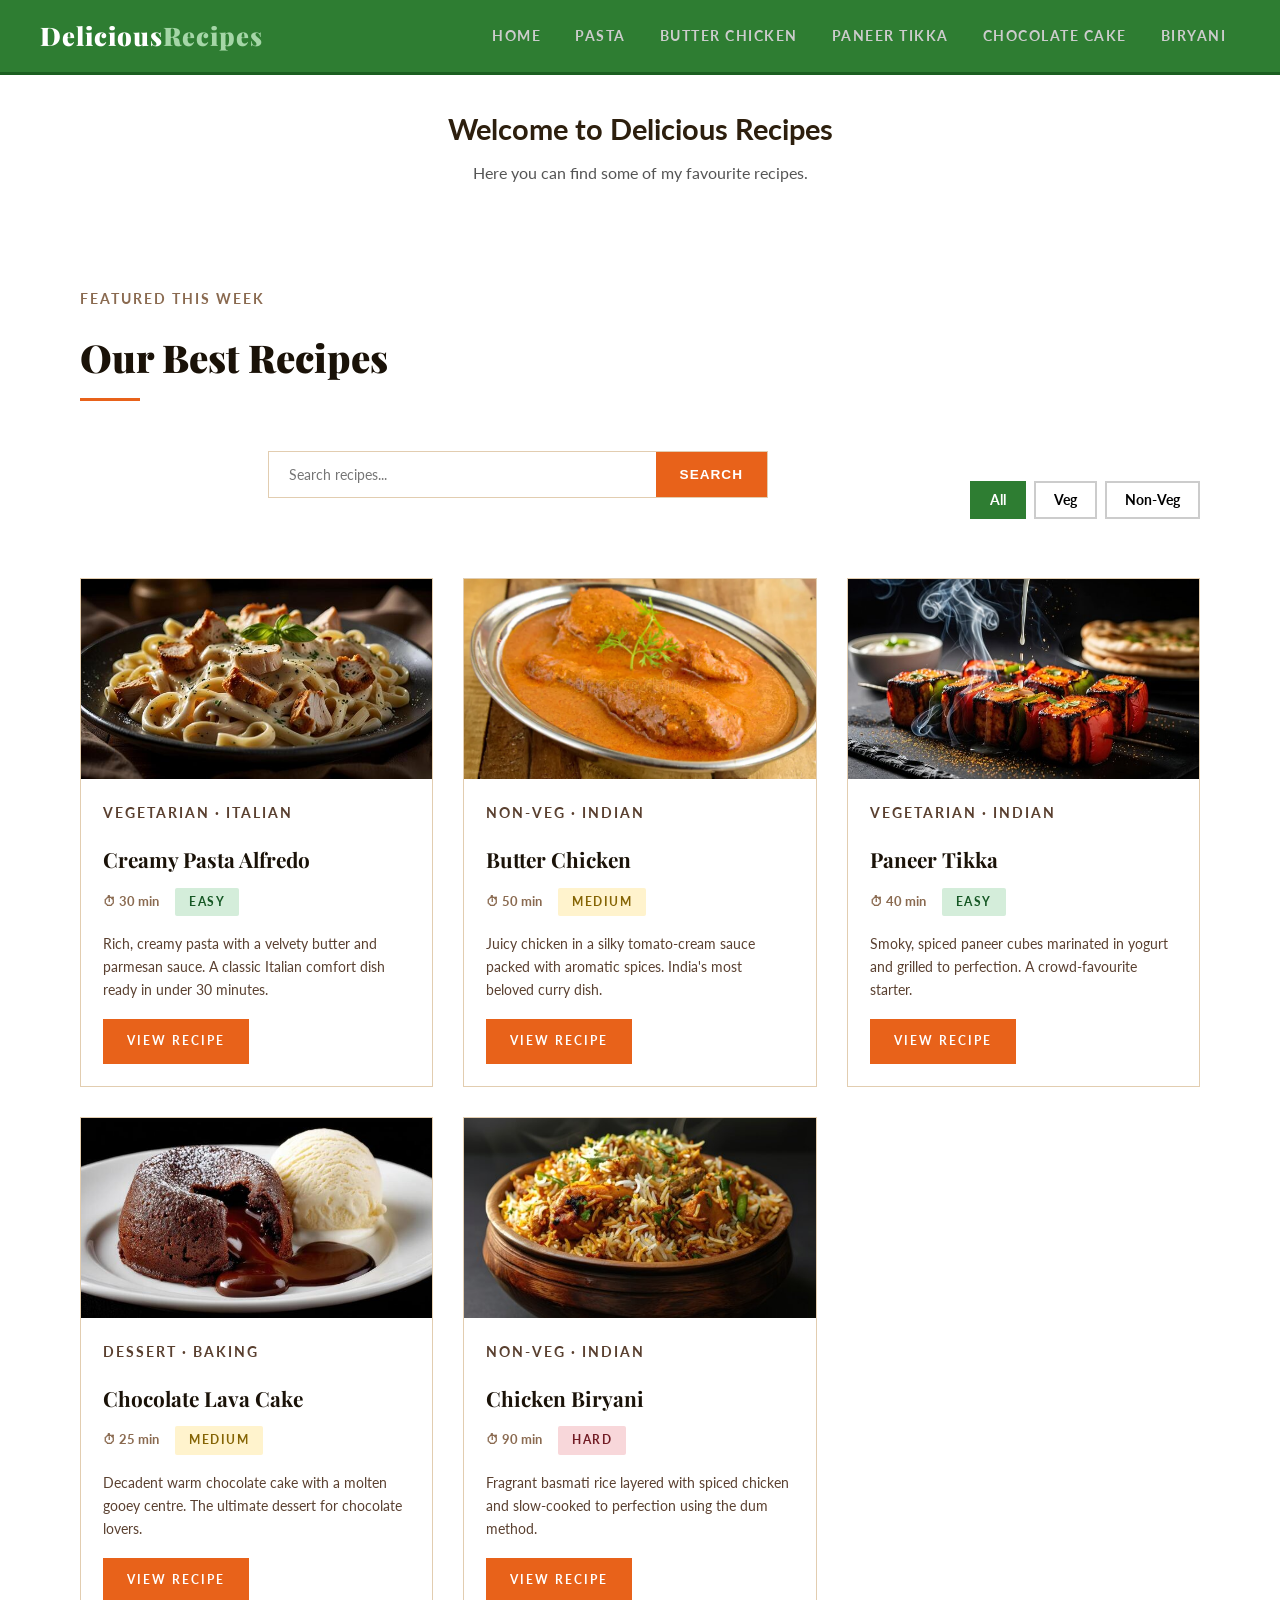
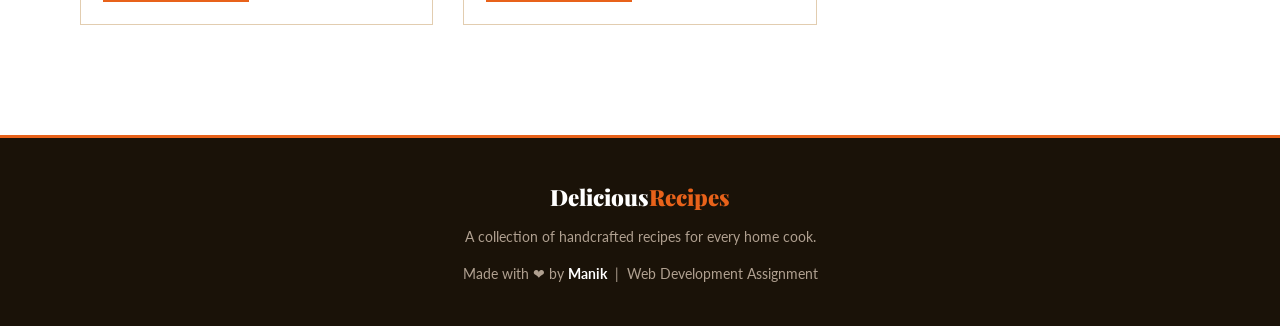
<file: index.html>
<!DOCTYPE html>
<html lang="en">
<head>
    <meta charset="UTF-8">
    <meta name="viewport" content="width=device-width, initial-scale=1.0">
    <title>Delicious Recipes</title>
    <link rel="stylesheet" href="css/styles.css">
</head>
<body>

<nav>
    <a href="index.html" class="nav-logo">Delicious<span>Recipes</span></a>
    <ul class="nav-links">
        <li><a href="index.html">Home</a></li>
        <li><a href="recipe1.html">Pasta</a></li>
        <li><a href="recipe2.html">Butter Chicken</a></li>
        <li><a href="recipe3.html">Paneer Tikka</a></li>
        <li><a href="recipe4.html">Chocolate Cake</a></li>
        <li><a href="recipe5.html">Biryani</a></li>
    </ul>
</nav>







<h2 style="text-align:center; margin: 30px 0 6px; font-size:1.8rem;">Welcome to Delicious Recipes</h2>
<p style="text-align:center; margin-bottom:30px; color:#555;">Here you can find some of my favourite recipes.</p>

<div class="section" id="recipes">
    <p class="section-subtitle">Featured This Week</p>
    <h2 class="section-title">Our Best Recipes</h2>
    <div class="section-line"></div>

    <div class="filter-bar">
        <div class="search-bar-wrap">
            <input type="text" placeholder="Search recipes...">
            <button type="button">Search</button>
        </div>
        <div class="filter-btns">
            <button class="filter-btn active">All</button>
            <button class="filter-btn">Veg</button>
            <button class="filter-btn">Non-Veg</button>
        </div>
    </div>

    <div class="cards-grid">

        <div class="card">
            <img src="images/pasta.jpg" alt="Creamy Pasta Alfredo" class="card-img">
            <div class="card-body">
                <p class="card-tag">Vegetarian · Italian</p>
                <h3 class="card-title">Creamy Pasta Alfredo</h3>
                <div class="card-meta">
                    <span>⏱ 30 min</span>
                    <span><span class="difficulty-badge easy">Easy</span></span>
                </div>
                <p>Rich, creamy pasta with a velvety butter and parmesan sauce. A classic Italian comfort dish ready in under 30 minutes.</p>
                <a href="recipe1.html" class="btn">View Recipe</a>
            </div>
        </div>

        <div class="card">
            <img src="images/butter-c.jpg" alt="Butter Chicken" class="card-img">
            <div class="card-body">
                <p class="card-tag">Non-Veg · Indian</p>
                <h3 class="card-title">Butter Chicken</h3>
                <div class="card-meta">
                    <span>⏱ 50 min</span>
                    <span><span class="difficulty-badge medium">Medium</span></span>
                </div>
                <p>Juicy chicken in a silky tomato-cream sauce packed with aromatic spices. India's most beloved curry dish.</p>
                <a href="recipe2.html" class="btn">View Recipe</a>
            </div>
        </div>

        <div class="card">
            <img src="images/paneertikka.jpg" alt="Paneer Tikka" class="card-img">
            <div class="card-body">
                <p class="card-tag">Vegetarian · Indian</p>
                <h3 class="card-title">Paneer Tikka</h3>
                <div class="card-meta">
                    <span>⏱ 40 min</span>
                    <span><span class="difficulty-badge easy">Easy</span></span>
                </div>
                <p>Smoky, spiced paneer cubes marinated in yogurt and grilled to perfection. A crowd-favourite starter.</p>
                <a href="recipe3.html" class="btn">View Recipe</a>
            </div>
        </div>

        <div class="card">
            <img src="images/chocolava.jpg" alt="Chocolate Lava Cake" class="card-img">
            <div class="card-body">
                <p class="card-tag">Dessert · Baking</p>
                <h3 class="card-title">Chocolate Lava Cake</h3>
                <div class="card-meta">
                    <span>⏱ 25 min</span>
                    <span><span class="difficulty-badge medium">Medium</span></span>
                </div>
                <p>Decadent warm chocolate cake with a molten gooey centre. The ultimate dessert for chocolate lovers.</p>
                <a href="recipe4.html" class="btn">View Recipe</a>
            </div>
        </div>

        <div class="card">
            <img src="images/biryani.jpg" alt="Chicken Biryani" class="card-img">
            <div class="card-body">
                <p class="card-tag">Non-Veg · Indian</p>
                <h3 class="card-title">Chicken Biryani</h3>
                <div class="card-meta">
                    <span>⏱ 90 min</span>
                    <span><span class="difficulty-badge hard">Hard</span></span>
                </div>
                <p>Fragrant basmati rice layered with spiced chicken and slow-cooked to perfection using the dum method.</p>
                <a href="recipe5.html" class="btn">View Recipe</a>
            </div>
        </div>



    </div>
</div>

<footer>
    <div class="footer-logo">Delicious<span>Recipes</span></div>
    <p>A collection of handcrafted recipes for every home cook.</p>
    <p style="margin-top:14px;">Made with ❤ by <strong style="color:var(--cream);">Manik</strong> &nbsp;|&nbsp; Web Development Assignment</p>
</footer>

</body>
</html>
</file>
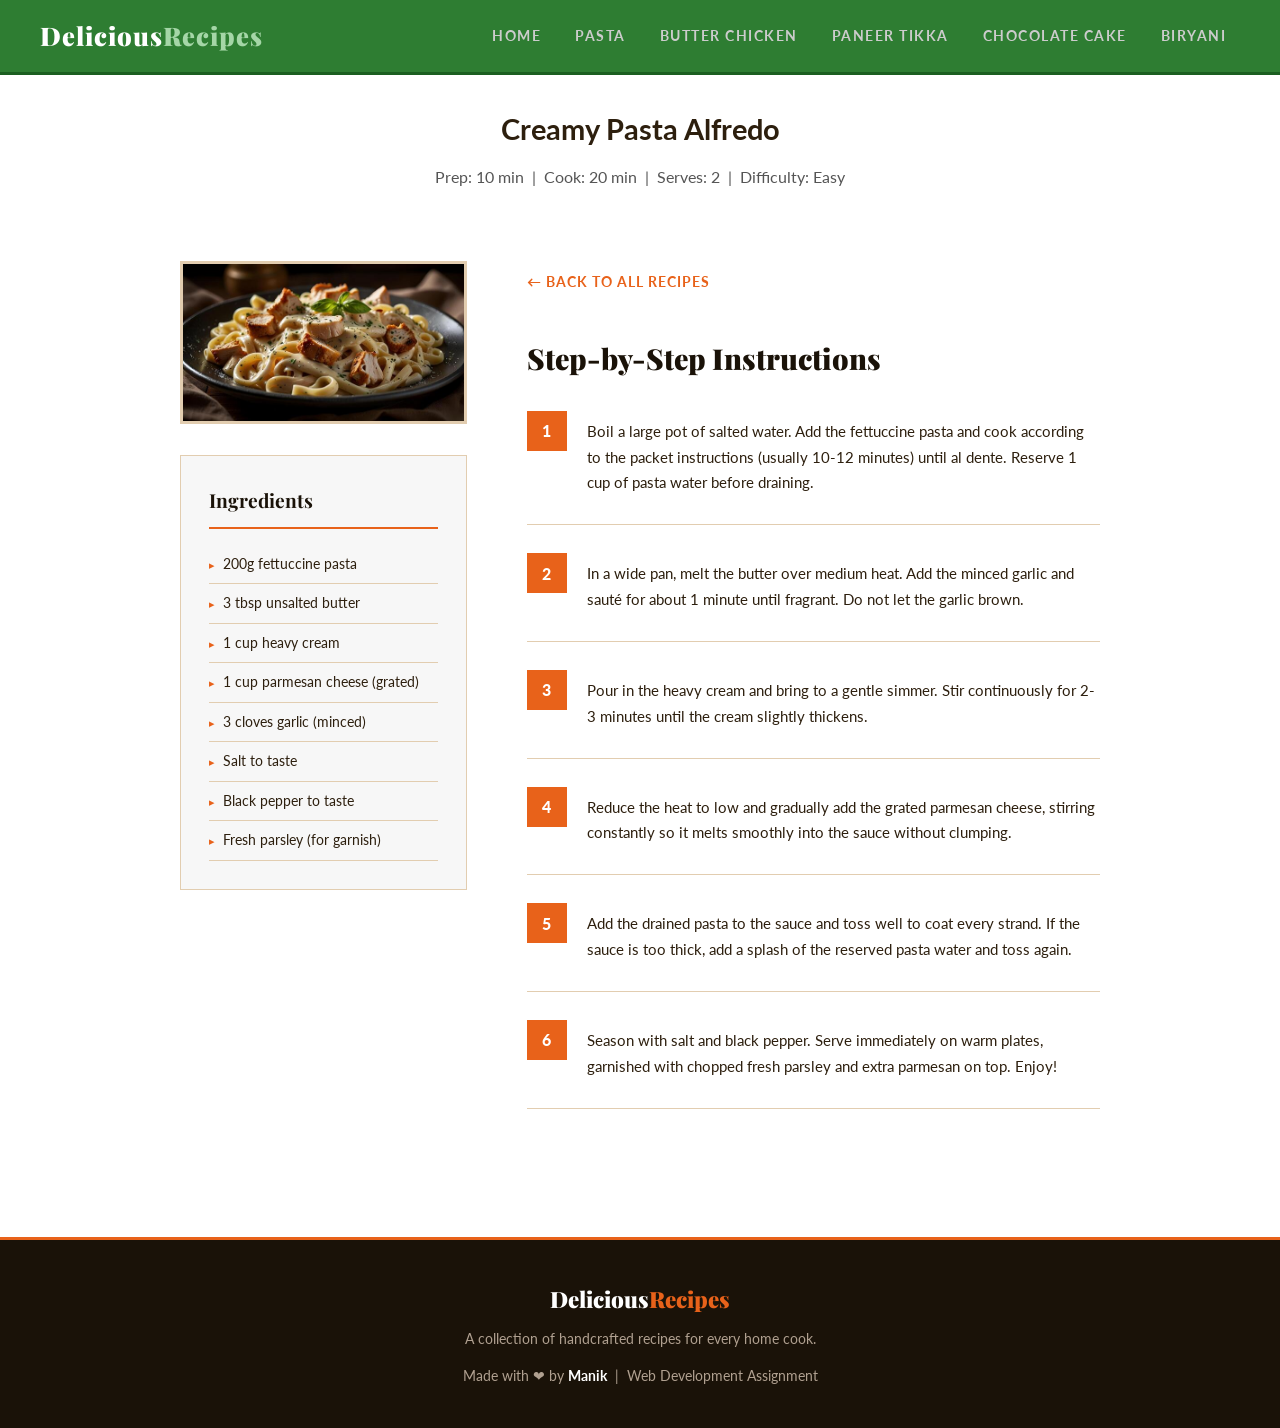
<file: recipe1.html>
<!DOCTYPE html>
<html lang="en">
<head>
    <meta charset="UTF-8">
    <meta name="viewport" content="width=device-width, initial-scale=1.0">
    <title>Creamy Pasta Alfredo - Delicious Recipes</title>
    <link rel="stylesheet" href="css/styles.css">
</head>
<body>

<nav>
    <a href="index.html" class="nav-logo">Delicious<span>Recipes</span></a>
    <ul class="nav-links">
        <li><a href="index.html">Home</a></li>
        <li><a href="recipe1.html">Pasta</a></li>
        <li><a href="recipe2.html">Butter Chicken</a></li>
        <li><a href="recipe3.html">Paneer Tikka</a></li>
        <li><a href="recipe4.html">Chocolate Cake</a></li>
        <li><a href="recipe5.html">Biryani</a></li>
    </ul>
</nav>

<h2 style="text-align:center; margin: 30px 0 10px; font-size:1.8rem;">Creamy Pasta Alfredo</h2>
<p style="text-align:center; margin-bottom:10px; color:#555;">Prep: 10 min &nbsp;|&nbsp; Cook: 20 min &nbsp;|&nbsp; Serves: 2 &nbsp;|&nbsp; Difficulty: Easy</p>

<div class="recipe-body">
    <div>
        <img src="images/pasta.jpg" alt="Creamy Pasta Alfredo" class="recipe-dish-img">
        <div class="ingredients-box">
            <h3>Ingredients</h3>
            <ul>
                <li>200g fettuccine pasta</li>
                <li>3 tbsp unsalted butter</li>
                <li>1 cup heavy cream</li>
                <li>1 cup parmesan cheese (grated)</li>
                <li>3 cloves garlic (minced)</li>
                <li>Salt to taste</li>
                <li>Black pepper to taste</li>
                <li>Fresh parsley (for garnish)</li>
            </ul>
        </div>
    </div>

    <div class="instructions">
        <a href="index.html" class="back-link">← Back to All Recipes</a>
        <h2>Step-by-Step Instructions</h2>

        <div class="step">
            <div class="step-num">1</div>
            <p class="step-text">Boil a large pot of salted water. Add the fettuccine pasta and cook according to the packet instructions (usually 10-12 minutes) until al dente. Reserve 1 cup of pasta water before draining.</p>
        </div>

        <div class="step">
            <div class="step-num">2</div>
            <p class="step-text">In a wide pan, melt the butter over medium heat. Add the minced garlic and sauté for about 1 minute until fragrant. Do not let the garlic brown.</p>
        </div>

        <div class="step">
            <div class="step-num">3</div>
            <p class="step-text">Pour in the heavy cream and bring to a gentle simmer. Stir continuously for 2-3 minutes until the cream slightly thickens.</p>
        </div>

        <div class="step">
            <div class="step-num">4</div>
            <p class="step-text">Reduce the heat to low and gradually add the grated parmesan cheese, stirring constantly so it melts smoothly into the sauce without clumping.</p>
        </div>

        <div class="step">
            <div class="step-num">5</div>
            <p class="step-text">Add the drained pasta to the sauce and toss well to coat every strand. If the sauce is too thick, add a splash of the reserved pasta water and toss again.</p>
        </div>

        <div class="step">
            <div class="step-num">6</div>
            <p class="step-text">Season with salt and black pepper. Serve immediately on warm plates, garnished with chopped fresh parsley and extra parmesan on top. Enjoy!</p>
        </div>
    </div>
</div>

<footer>
    <div class="footer-logo">Delicious<span>Recipes</span></div>
    <p>A collection of handcrafted recipes for every home cook.</p>
    <p style="margin-top:14px;">Made with ❤ by <strong style="color:var(--cream);">Manik</strong> &nbsp;|&nbsp; Web Development Assignment</p>
</footer>

</body>
</html>
</file>
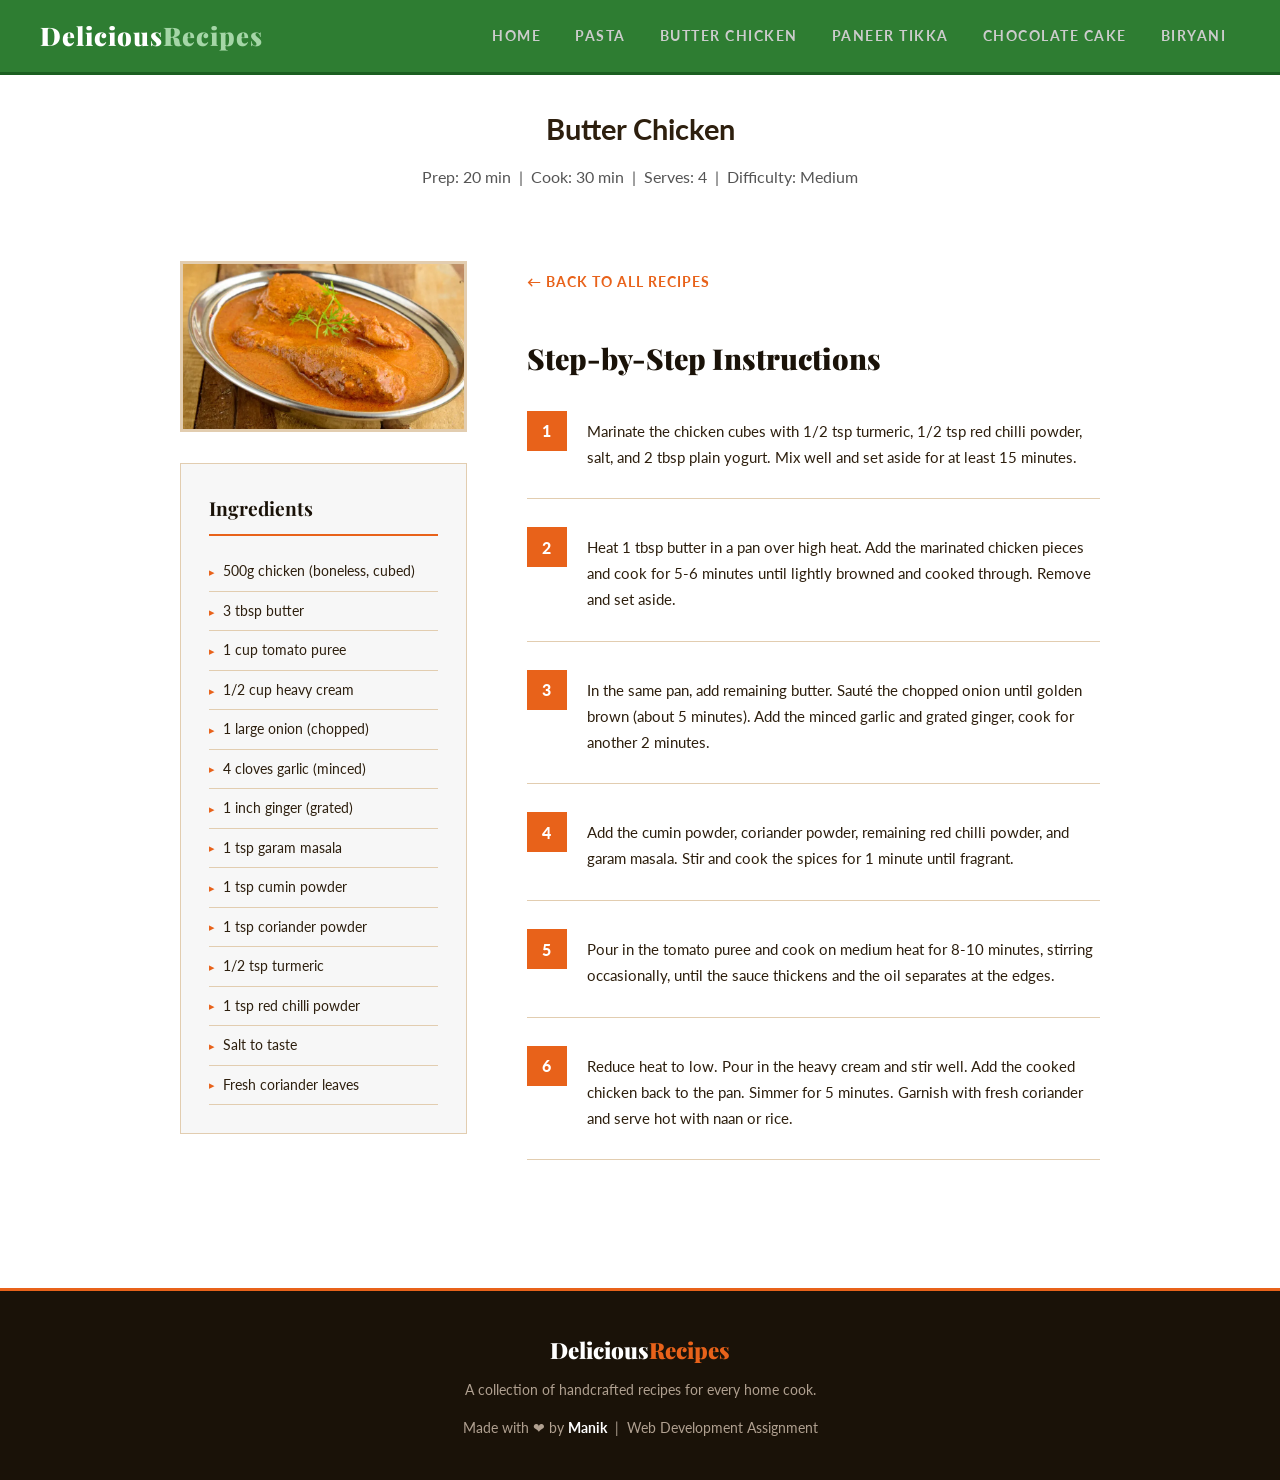
<file: recipe2.html>
<!DOCTYPE html>
<html lang="en">
<head>
    <meta charset="UTF-8">
    <meta name="viewport" content="width=device-width, initial-scale=1.0">
    <title>Butter Chicken - Delicious Recipes</title>
    <link rel="stylesheet" href="css/styles.css">
</head>
<body>

<nav>
    <a href="index.html" class="nav-logo">Delicious<span>Recipes</span></a>
    <ul class="nav-links">
        <li><a href="index.html">Home</a></li>
        <li><a href="recipe1.html">Pasta</a></li>
        <li><a href="recipe2.html">Butter Chicken</a></li>
        <li><a href="recipe3.html">Paneer Tikka</a></li>
        <li><a href="recipe4.html">Chocolate Cake</a></li>
        <li><a href="recipe5.html">Biryani</a></li>
    </ul>
</nav>

<h2 style="text-align:center; margin: 30px 0 10px; font-size:1.8rem;">Butter Chicken</h2>
<p style="text-align:center; margin-bottom:10px; color:#555;">Prep: 20 min &nbsp;|&nbsp; Cook: 30 min &nbsp;|&nbsp; Serves: 4 &nbsp;|&nbsp; Difficulty: Medium</p>

<div class="recipe-body">
    <div>
        <img src="images/butter-c.jpg" alt="Butter Chicken" class="recipe-dish-img">
        <div class="ingredients-box">
            <h3>Ingredients</h3>
            <ul>
                <li>500g chicken (boneless, cubed)</li>
                <li>3 tbsp butter</li>
                <li>1 cup tomato puree</li>
                <li>1/2 cup heavy cream</li>
                <li>1 large onion (chopped)</li>
                <li>4 cloves garlic (minced)</li>
                <li>1 inch ginger (grated)</li>
                <li>1 tsp garam masala</li>
                <li>1 tsp cumin powder</li>
                <li>1 tsp coriander powder</li>
                <li>1/2 tsp turmeric</li>
                <li>1 tsp red chilli powder</li>
                <li>Salt to taste</li>
                <li>Fresh coriander leaves</li>
            </ul>
        </div>
    </div>

    <div class="instructions">
        <a href="index.html" class="back-link">← Back to All Recipes</a>
        <h2>Step-by-Step Instructions</h2>

        <div class="step">
            <div class="step-num">1</div>
            <p class="step-text">Marinate the chicken cubes with 1/2 tsp turmeric, 1/2 tsp red chilli powder, salt, and 2 tbsp plain yogurt. Mix well and set aside for at least 15 minutes.</p>
        </div>

        <div class="step">
            <div class="step-num">2</div>
            <p class="step-text">Heat 1 tbsp butter in a pan over high heat. Add the marinated chicken pieces and cook for 5-6 minutes until lightly browned and cooked through. Remove and set aside.</p>
        </div>

        <div class="step">
            <div class="step-num">3</div>
            <p class="step-text">In the same pan, add remaining butter. Sauté the chopped onion until golden brown (about 5 minutes). Add the minced garlic and grated ginger, cook for another 2 minutes.</p>
        </div>

        <div class="step">
            <div class="step-num">4</div>
            <p class="step-text">Add the cumin powder, coriander powder, remaining red chilli powder, and garam masala. Stir and cook the spices for 1 minute until fragrant.</p>
        </div>

        <div class="step">
            <div class="step-num">5</div>
            <p class="step-text">Pour in the tomato puree and cook on medium heat for 8-10 minutes, stirring occasionally, until the sauce thickens and the oil separates at the edges.</p>
        </div>

        <div class="step">
            <div class="step-num">6</div>
            <p class="step-text">Reduce heat to low. Pour in the heavy cream and stir well. Add the cooked chicken back to the pan. Simmer for 5 minutes. Garnish with fresh coriander and serve hot with naan or rice.</p>
        </div>
    </div>
</div>

<footer>
    <div class="footer-logo">Delicious<span>Recipes</span></div>
    <p>A collection of handcrafted recipes for every home cook.</p>
    <p style="margin-top:14px;">Made with ❤ by <strong style="color:var(--cream);">Manik</strong> &nbsp;|&nbsp; Web Development Assignment</p>
</footer>

</body>
</html>
</file>
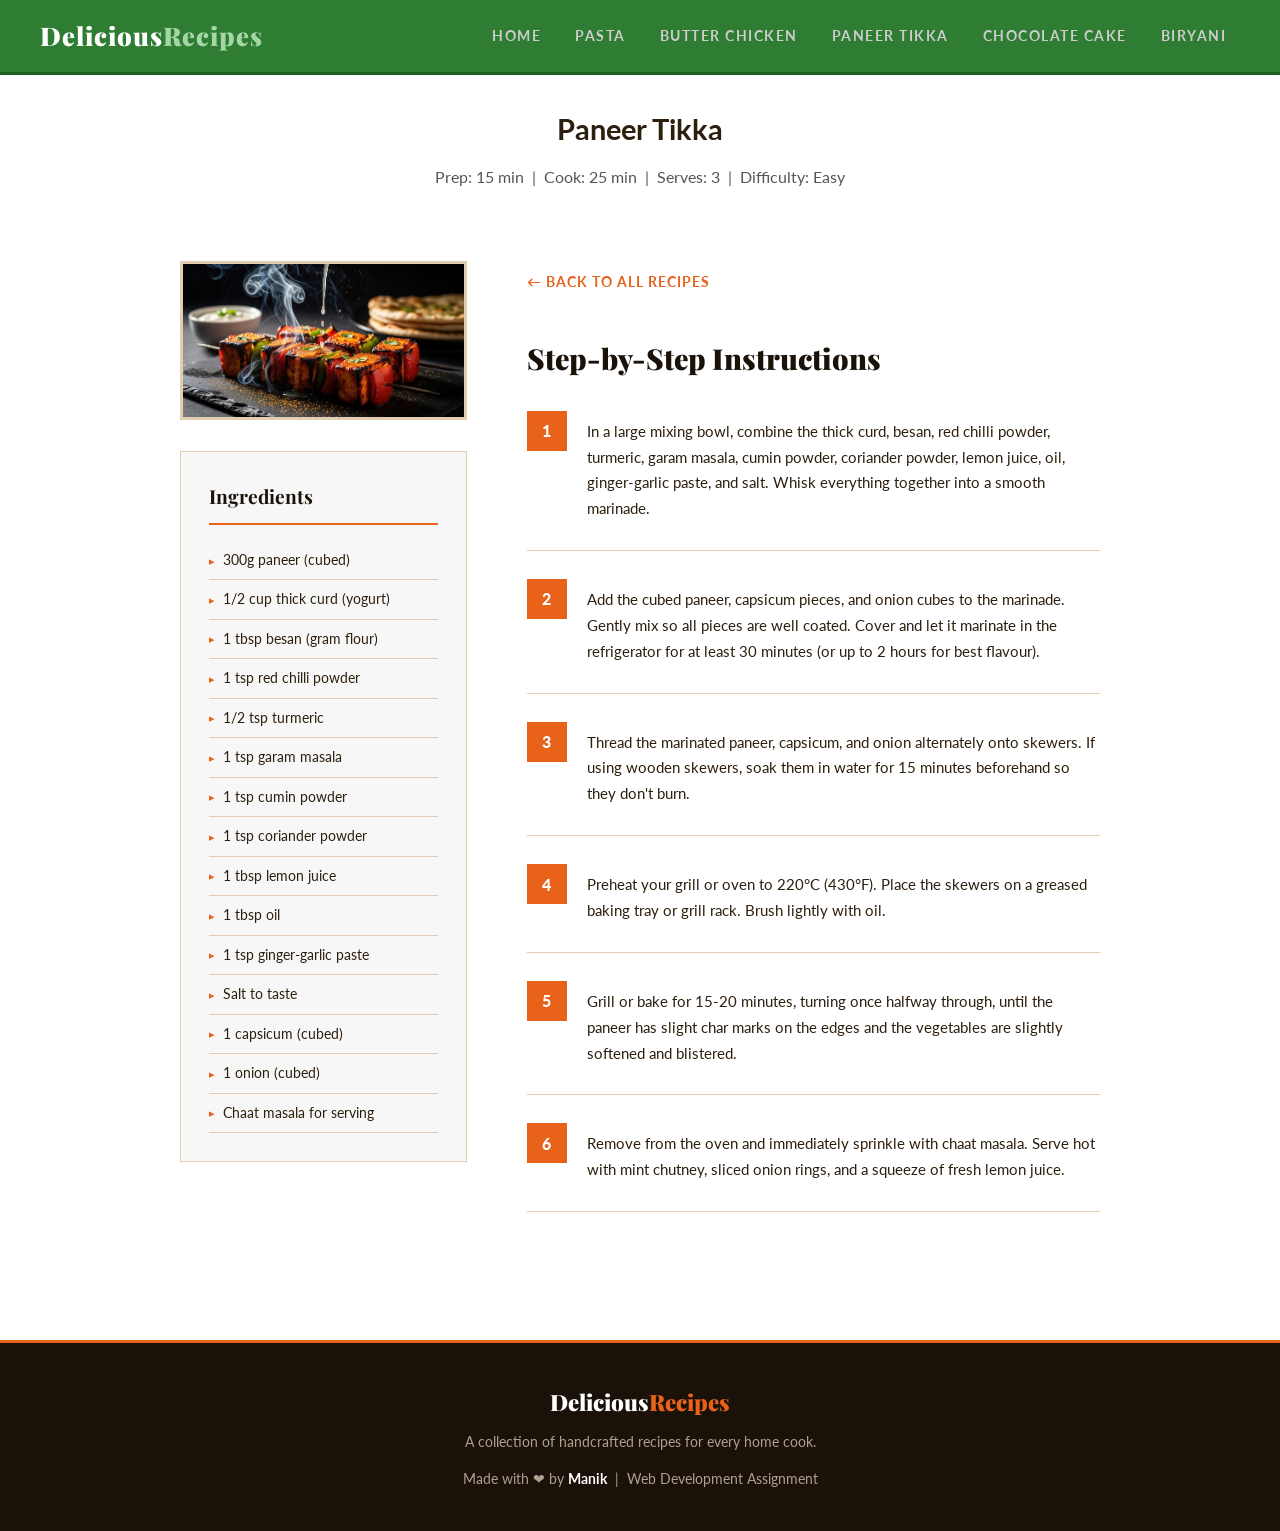
<file: recipe3.html>
<!DOCTYPE html>
<html lang="en">
<head>
    <meta charset="UTF-8">
    <meta name="viewport" content="width=device-width, initial-scale=1.0">
    <title>Paneer Tikka - Delicious Recipes</title>
    <link rel="stylesheet" href="css/styles.css">
</head>
<body>

<nav>
    <a href="index.html" class="nav-logo">Delicious<span>Recipes</span></a>
    <ul class="nav-links">
        <li><a href="index.html">Home</a></li>
        <li><a href="recipe1.html">Pasta</a></li>
        <li><a href="recipe2.html">Butter Chicken</a></li>
        <li><a href="recipe3.html">Paneer Tikka</a></li>
        <li><a href="recipe4.html">Chocolate Cake</a></li>
        <li><a href="recipe5.html">Biryani</a></li>
    </ul>
</nav>

<h2 style="text-align:center; margin: 30px 0 10px; font-size:1.8rem;">Paneer Tikka</h2>
<p style="text-align:center; margin-bottom:10px; color:#555;">Prep: 15 min &nbsp;|&nbsp; Cook: 25 min &nbsp;|&nbsp; Serves: 3 &nbsp;|&nbsp; Difficulty: Easy</p>

<div class="recipe-body">
    <div>
        <img src="images/paneertikka.jpg" alt="Paneer Tikka" class="recipe-dish-img">
        <div class="ingredients-box">
            <h3>Ingredients</h3>
            <ul>
                <li>300g paneer (cubed)</li>
                <li>1/2 cup thick curd (yogurt)</li>
                <li>1 tbsp besan (gram flour)</li>
                <li>1 tsp red chilli powder</li>
                <li>1/2 tsp turmeric</li>
                <li>1 tsp garam masala</li>
                <li>1 tsp cumin powder</li>
                <li>1 tsp coriander powder</li>
                <li>1 tbsp lemon juice</li>
                <li>1 tbsp oil</li>
                <li>1 tsp ginger-garlic paste</li>
                <li>Salt to taste</li>
                <li>1 capsicum (cubed)</li>
                <li>1 onion (cubed)</li>
                <li>Chaat masala for serving</li>
            </ul>
        </div>
    </div>

    <div class="instructions">
        <a href="index.html" class="back-link">← Back to All Recipes</a>
        <h2>Step-by-Step Instructions</h2>

        <div class="step">
            <div class="step-num">1</div>
            <p class="step-text">In a large mixing bowl, combine the thick curd, besan, red chilli powder, turmeric, garam masala, cumin powder, coriander powder, lemon juice, oil, ginger-garlic paste, and salt. Whisk everything together into a smooth marinade.</p>
        </div>

        <div class="step">
            <div class="step-num">2</div>
            <p class="step-text">Add the cubed paneer, capsicum pieces, and onion cubes to the marinade. Gently mix so all pieces are well coated. Cover and let it marinate in the refrigerator for at least 30 minutes (or up to 2 hours for best flavour).</p>
        </div>

        <div class="step">
            <div class="step-num">3</div>
            <p class="step-text">Thread the marinated paneer, capsicum, and onion alternately onto skewers. If using wooden skewers, soak them in water for 15 minutes beforehand so they don't burn.</p>
        </div>

        <div class="step">
            <div class="step-num">4</div>
            <p class="step-text">Preheat your grill or oven to 220°C (430°F). Place the skewers on a greased baking tray or grill rack. Brush lightly with oil.</p>
        </div>

        <div class="step">
            <div class="step-num">5</div>
            <p class="step-text">Grill or bake for 15-20 minutes, turning once halfway through, until the paneer has slight char marks on the edges and the vegetables are slightly softened and blistered.</p>
        </div>

        <div class="step">
            <div class="step-num">6</div>
            <p class="step-text">Remove from the oven and immediately sprinkle with chaat masala. Serve hot with mint chutney, sliced onion rings, and a squeeze of fresh lemon juice.</p>
        </div>
    </div>
</div>

<footer>
    <div class="footer-logo">Delicious<span>Recipes</span></div>
    <p>A collection of handcrafted recipes for every home cook.</p>
    <p style="margin-top:14px;">Made with ❤ by <strong style="color:var(--cream);">Manik</strong> &nbsp;|&nbsp; Web Development Assignment</p>
</footer>

</body>
</html>
</file>
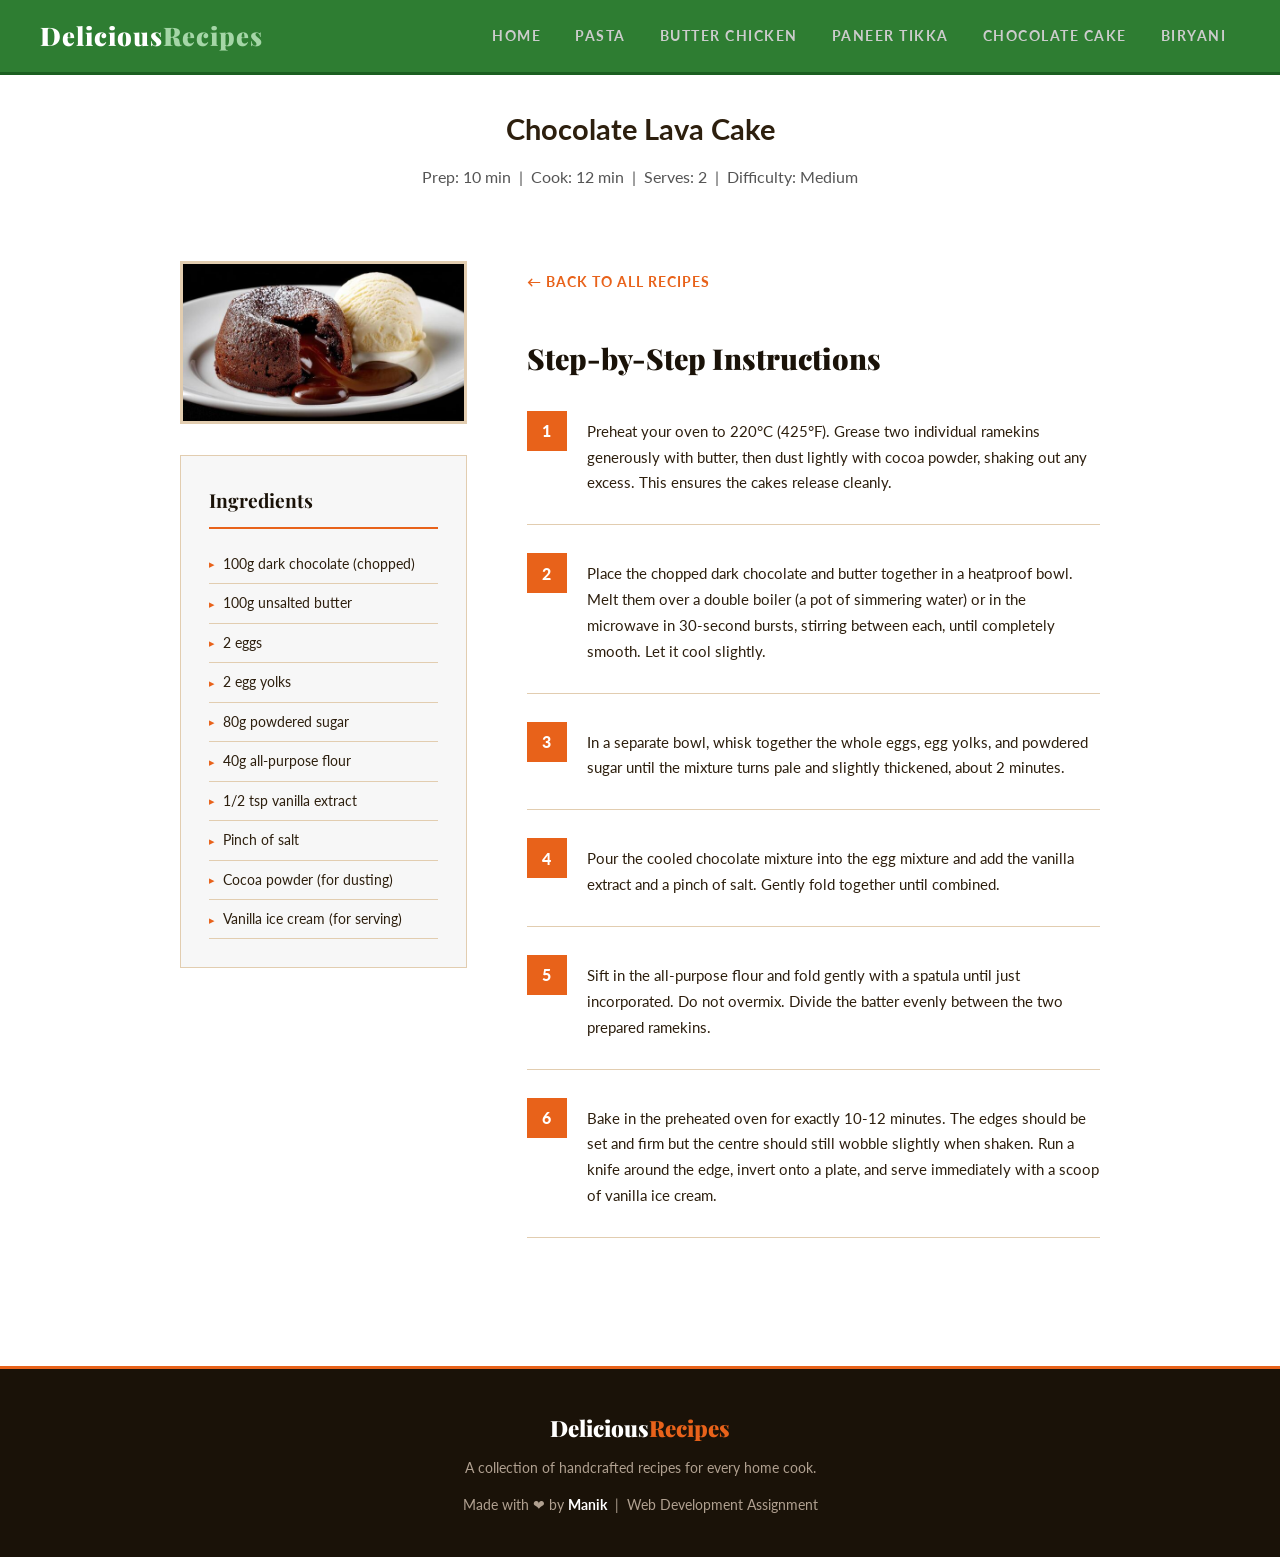
<file: recipe4.html>
<!DOCTYPE html>
<html lang="en">
<head>
    <meta charset="UTF-8">
    <meta name="viewport" content="width=device-width, initial-scale=1.0">
    <title>Chocolate Lava Cake - Delicious Recipes</title>
    <link rel="stylesheet" href="css/styles.css">
</head>
<body>

<nav>
    <a href="index.html" class="nav-logo">Delicious<span>Recipes</span></a>
    <ul class="nav-links">
        <li><a href="index.html">Home</a></li>
        <li><a href="recipe1.html">Pasta</a></li>
        <li><a href="recipe2.html">Butter Chicken</a></li>
        <li><a href="recipe3.html">Paneer Tikka</a></li>
        <li><a href="recipe4.html">Chocolate Cake</a></li>
        <li><a href="recipe5.html">Biryani</a></li>
    </ul>
</nav>

<h2 style="text-align:center; margin: 30px 0 10px; font-size:1.8rem;">Chocolate Lava Cake</h2>
<p style="text-align:center; margin-bottom:10px; color:#555;">Prep: 10 min &nbsp;|&nbsp; Cook: 12 min &nbsp;|&nbsp; Serves: 2 &nbsp;|&nbsp; Difficulty: Medium</p>

<div class="recipe-body">
    <div>
        <img src="images/chocolava.jpg" alt="Chocolate Lava Cake" class="recipe-dish-img">
        <div class="ingredients-box">
            <h3>Ingredients</h3>
            <ul>
                <li>100g dark chocolate (chopped)</li>
                <li>100g unsalted butter</li>
                <li>2 eggs</li>
                <li>2 egg yolks</li>
                <li>80g powdered sugar</li>
                <li>40g all-purpose flour</li>
                <li>1/2 tsp vanilla extract</li>
                <li>Pinch of salt</li>
                <li>Cocoa powder (for dusting)</li>
                <li>Vanilla ice cream (for serving)</li>
            </ul>
        </div>
    </div>

    <div class="instructions">
        <a href="index.html" class="back-link">← Back to All Recipes</a>
        <h2>Step-by-Step Instructions</h2>

        <div class="step">
            <div class="step-num">1</div>
            <p class="step-text">Preheat your oven to 220°C (425°F). Grease two individual ramekins generously with butter, then dust lightly with cocoa powder, shaking out any excess. This ensures the cakes release cleanly.</p>
        </div>

        <div class="step">
            <div class="step-num">2</div>
            <p class="step-text">Place the chopped dark chocolate and butter together in a heatproof bowl. Melt them over a double boiler (a pot of simmering water) or in the microwave in 30-second bursts, stirring between each, until completely smooth. Let it cool slightly.</p>
        </div>

        <div class="step">
            <div class="step-num">3</div>
            <p class="step-text">In a separate bowl, whisk together the whole eggs, egg yolks, and powdered sugar until the mixture turns pale and slightly thickened, about 2 minutes.</p>
        </div>

        <div class="step">
            <div class="step-num">4</div>
            <p class="step-text">Pour the cooled chocolate mixture into the egg mixture and add the vanilla extract and a pinch of salt. Gently fold together until combined.</p>
        </div>

        <div class="step">
            <div class="step-num">5</div>
            <p class="step-text">Sift in the all-purpose flour and fold gently with a spatula until just incorporated. Do not overmix. Divide the batter evenly between the two prepared ramekins.</p>
        </div>

        <div class="step">
            <div class="step-num">6</div>
            <p class="step-text">Bake in the preheated oven for exactly 10-12 minutes. The edges should be set and firm but the centre should still wobble slightly when shaken. Run a knife around the edge, invert onto a plate, and serve immediately with a scoop of vanilla ice cream.</p>
        </div>
    </div>
</div>

<footer>
    <div class="footer-logo">Delicious<span>Recipes</span></div>
    <p>A collection of handcrafted recipes for every home cook.</p>
    <p style="margin-top:14px;">Made with ❤ by <strong style="color:var(--cream);">Manik</strong> &nbsp;|&nbsp; Web Development Assignment</p>
</footer>

</body>
</html>
</file>
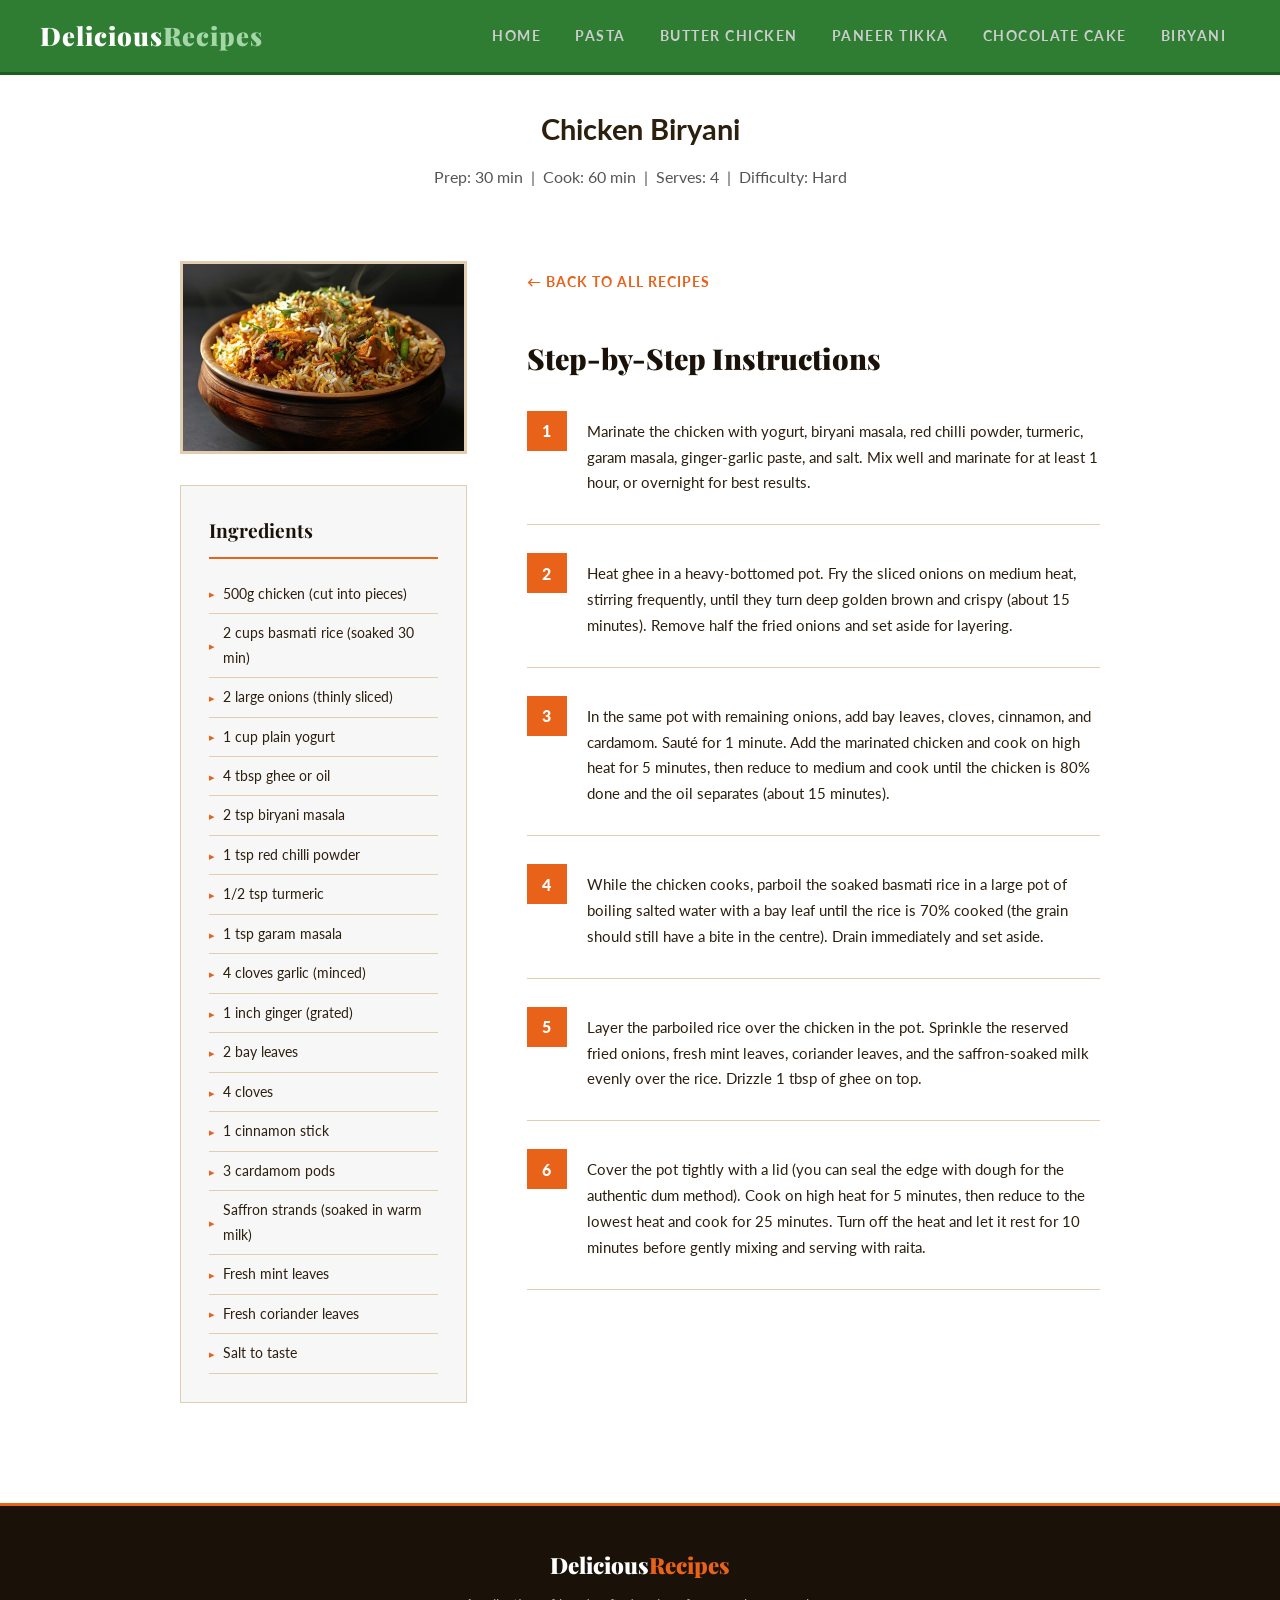
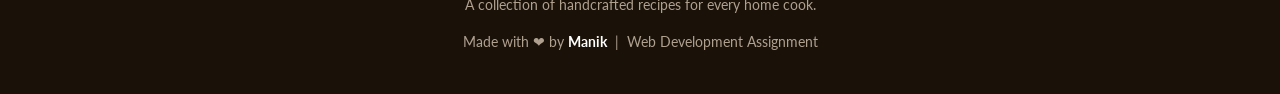
<file: recipe5.html>
<!DOCTYPE html>
<html lang="en">
<head>
    <meta charset="UTF-8">
    <meta name="viewport" content="width=device-width, initial-scale=1.0">
    <title>Chicken Biryani - Delicious Recipes</title>
    <link rel="stylesheet" href="css/styles.css">
</head>
<body>

<nav>
    <a href="index.html" class="nav-logo">Delicious<span>Recipes</span></a>
    <ul class="nav-links">
        <li><a href="index.html">Home</a></li>
        <li><a href="recipe1.html">Pasta</a></li>
        <li><a href="recipe2.html">Butter Chicken</a></li>
        <li><a href="recipe3.html">Paneer Tikka</a></li>
        <li><a href="recipe4.html">Chocolate Cake</a></li>
        <li><a href="recipe5.html">Biryani</a></li>
    </ul>
</nav>

<h2 style="text-align:center; margin: 30px 0 10px; font-size:1.8rem;">Chicken Biryani</h2>
<p style="text-align:center; margin-bottom:10px; color:#555;">Prep: 30 min &nbsp;|&nbsp; Cook: 60 min &nbsp;|&nbsp; Serves: 4 &nbsp;|&nbsp; Difficulty: Hard</p>

<div class="recipe-body">
    <div>
        <img src="images/biryani.jpg" alt="Chicken Biryani" class="recipe-dish-img">
        <div class="ingredients-box">
            <h3>Ingredients</h3>
            <ul>
                <li>500g chicken (cut into pieces)</li>
                <li>2 cups basmati rice (soaked 30 min)</li>
                <li>2 large onions (thinly sliced)</li>
                <li>1 cup plain yogurt</li>
                <li>4 tbsp ghee or oil</li>
                <li>2 tsp biryani masala</li>
                <li>1 tsp red chilli powder</li>
                <li>1/2 tsp turmeric</li>
                <li>1 tsp garam masala</li>
                <li>4 cloves garlic (minced)</li>
                <li>1 inch ginger (grated)</li>
                <li>2 bay leaves</li>
                <li>4 cloves</li>
                <li>1 cinnamon stick</li>
                <li>3 cardamom pods</li>
                <li>Saffron strands (soaked in warm milk)</li>
                <li>Fresh mint leaves</li>
                <li>Fresh coriander leaves</li>
                <li>Salt to taste</li>
            </ul>
        </div>
    </div>

    <div class="instructions">
        <a href="index.html" class="back-link">← Back to All Recipes</a>
        <h2>Step-by-Step Instructions</h2>

        <div class="step">
            <div class="step-num">1</div>
            <p class="step-text">Marinate the chicken with yogurt, biryani masala, red chilli powder, turmeric, garam masala, ginger-garlic paste, and salt. Mix well and marinate for at least 1 hour, or overnight for best results.</p>
        </div>

        <div class="step">
            <div class="step-num">2</div>
            <p class="step-text">Heat ghee in a heavy-bottomed pot. Fry the sliced onions on medium heat, stirring frequently, until they turn deep golden brown and crispy (about 15 minutes). Remove half the fried onions and set aside for layering.</p>
        </div>

        <div class="step">
            <div class="step-num">3</div>
            <p class="step-text">In the same pot with remaining onions, add bay leaves, cloves, cinnamon, and cardamom. Sauté for 1 minute. Add the marinated chicken and cook on high heat for 5 minutes, then reduce to medium and cook until the chicken is 80% done and the oil separates (about 15 minutes).</p>
        </div>

        <div class="step">
            <div class="step-num">4</div>
            <p class="step-text">While the chicken cooks, parboil the soaked basmati rice in a large pot of boiling salted water with a bay leaf until the rice is 70% cooked (the grain should still have a bite in the centre). Drain immediately and set aside.</p>
        </div>

        <div class="step">
            <div class="step-num">5</div>
            <p class="step-text">Layer the parboiled rice over the chicken in the pot. Sprinkle the reserved fried onions, fresh mint leaves, coriander leaves, and the saffron-soaked milk evenly over the rice. Drizzle 1 tbsp of ghee on top.</p>
        </div>

        <div class="step">
            <div class="step-num">6</div>
            <p class="step-text">Cover the pot tightly with a lid (you can seal the edge with dough for the authentic dum method). Cook on high heat for 5 minutes, then reduce to the lowest heat and cook for 25 minutes. Turn off the heat and let it rest for 10 minutes before gently mixing and serving with raita.</p>
        </div>
    </div>
</div>

<footer>
    <div class="footer-logo">Delicious<span>Recipes</span></div>
    <p>A collection of handcrafted recipes for every home cook.</p>
    <p style="margin-top:14px;">Made with ❤ by <strong style="color:var(--cream);">Manik</strong> &nbsp;|&nbsp; Web Development Assignment</p>
</footer>

</body>
</html>
</file>
<file: css/styles.css>
@import url('https://fonts.googleapis.com/css2?family=Playfair+Display:wght@400;700;900&family=Lato:wght@300;400;700&display=swap');

* {
    margin: 0;
    padding: 0;
    box-sizing: border-box;
}

:root {
    --cream: #ffffff;
    --orange: #e8621a;
    --dark: #1a1208;
    --brown: #7a3b1e;
    --light-brown: #c9813e;
    --green: #4a7c59;
    --text: #2d1f0e;
    --border: #e2cdb0;
}

body {
    font-family: 'Lato', sans-serif;
    background-color: var(--cream);
    color: var(--text);
    line-height: 1.7;
}

nav {
    background-color: #2e7d32;
    padding: 0 40px;
    display: flex;
    align-items: center;
    justify-content: space-between;
    position: sticky;
    top: 0;
    z-index: 100;
    border-bottom: 3px solid #1b5e20;
}

.nav-logo {
    font-family: 'Playfair Display', serif;
    color: var(--cream);
    font-size: 1.6rem;
    font-weight: 900;
    padding: 14px 0;
    text-decoration: none;
    letter-spacing: 1px;
}

.nav-logo span {
    color: #a5d6a7;
}

.nav-links {
    list-style: none;
    display: flex;
    gap: 6px;
}

.nav-links a {
    color: #ccc;
    text-decoration: none;
    font-size: 0.9rem;
    font-weight: 700;
    letter-spacing: 1.5px;
    text-transform: uppercase;
    padding: 20px 14px;
    display: block;
    transition: color 0.2s;
    border-bottom: 3px solid transparent;
    margin-bottom: -3px;
}

.nav-links a:hover {
    color: #a5d6a7;
    border-bottom-color: #a5d6a7;
}

.hero {
    background-color: #ffffff;
    padding: 70px 40px;
    text-align: center;
    border-bottom: 1px solid var(--border);
}



.hero h1 {
    font-family: 'Playfair Display', serif;
    color: var(--dark);
    font-size: 4rem;
    font-weight: 900;
    line-height: 1.1;
    margin-bottom: 20px;
}

.hero h1 em {
    color: var(--orange);
    font-style: normal;
}

.hero p {
    color: #666666;
    font-size: 1.1rem;
    max-width: 520px;
    margin: 0 auto 36px;
    font-weight: 300;
}

.btn {
    display: inline-block;
    background-color: var(--orange);
    color: white;
    padding: 14px 36px;
    text-decoration: none;
    font-weight: 700;
    font-size: 0.85rem;
    letter-spacing: 2px;
    text-transform: uppercase;
    border: 2px solid var(--orange);
    transition: background-color 0.2s, color 0.2s;
}

.btn:hover {
    background-color: transparent;
    color: var(--orange);
}



.section {
    padding: 70px 40px;
    max-width: 1200px;
    margin: 0 auto;
}

.section-title {
    font-family: 'Playfair Display', serif;
    font-size: 2.4rem;
    font-weight: 900;
    margin-bottom: 8px;
    color: var(--dark);
}

.section-subtitle {
    color: #8a6a50;
    font-size: 0.9rem;
    letter-spacing: 2px;
    text-transform: uppercase;
    font-weight: 700;
    margin-bottom: 14px;
}

.section-line {
    width: 60px;
    height: 3px;
    background-color: var(--orange);
    margin-bottom: 50px;
}

.cards-grid {
    display: grid;
    grid-template-columns: repeat(3, 1fr);
    gap: 30px;
}

.card {
    background-color: white;
    border: 1px solid var(--border);
    overflow: hidden;
    transition: transform 0.2s, box-shadow 0.2s;
}

.card:hover {
    transform: translateY(-5px);
    box-shadow: 0 15px 40px rgba(26,18,8,0.15);
}

.card-img {
    width: 100%;
    height: 200px;
    object-fit: cover;
    display: block;
}

.card-img-placeholder {
    width: 100%;
    height: 200px;
    display: flex;
    align-items: center;
    justify-content: center;
    font-size: 4rem;
}

.card-body {
    padding: 22px;
}

.card-tag {
    font-size: 0.7rem;
    font-weight: 700;
    letter-spacing: 2px;
    text-transform: uppercase;
    color: var(--orange);
    margin-bottom: 8px;
}

.card-title {
    font-family: 'Playfair Display', serif;
    font-size: 1.3rem;
    font-weight: 700;
    margin-bottom: 10px;
    color: var(--dark);
}

.card-meta {
    display: flex;
    gap: 16px;
    font-size: 0.8rem;
    color: #8a6a50;
    margin-bottom: 16px;
    font-weight: 700;
}

.card-meta span {
    display: flex;
    align-items: center;
    gap: 4px;
}

.card p {
    font-size: 0.9rem;
    color: #5a4030;
    margin-bottom: 18px;
    line-height: 1.6;
}

.card .btn {
    font-size: 0.75rem;
    padding: 10px 22px;
}



.intro-section {
    background-color: #f7f7f7;
    border-top: 1px solid var(--border);
    border-bottom: 1px solid var(--border);
    padding: 60px 40px;
}

.intro-inner {
    max-width: 1200px;
    margin: 0 auto;
    display: grid;
    grid-template-columns: 1fr 1fr;
    gap: 60px;
    align-items: center;
}

.intro-text h2 {
    font-family: 'Playfair Display', serif;
    font-size: 2rem;
    font-weight: 900;
    margin-bottom: 18px;
    color: var(--dark);
}

.intro-text p {
    color: #5a4030;
    margin-bottom: 14px;
    font-size: 0.95rem;
}

.stats-grid {
    display: grid;
    grid-template-columns: 1fr 1fr;
    gap: 20px;
}

.stat-box {
    background-color: white;
    border: 1px solid var(--border);
    padding: 24px;
    text-align: center;
}

.stat-num {
    font-family: 'Playfair Display', serif;
    font-size: 2.5rem;
    font-weight: 900;
    color: var(--orange);
    display: block;
}

.stat-label {
    font-size: 0.8rem;
    font-weight: 700;
    letter-spacing: 1.5px;
    text-transform: uppercase;
    color: #8a6a50;
}

.filter-bar {
    display: flex;
    align-items: center;
    gap: 14px;
    flex-wrap: wrap;
    margin-bottom: 30px;
}

.search-bar-wrap {
    background-color: white;
    border: 1px solid #ccc;
    display: flex;
    flex: 1;
    max-width: 380px;
}

.search-bar-wrap input {
    flex: 1;
    padding: 10px 14px;
    border: none;
    outline: none;
    font-family: 'Lato', sans-serif;
    font-size: 0.9rem;
    color: var(--text);
    background: transparent;
}

.search-bar-wrap button {
    background-color: #2e7d32;
    border: none;
    color: white;
    padding: 10px 18px;
    font-weight: 700;
    font-size: 0.85rem;
    cursor: pointer;
    transition: background-color 0.2s;
}

.search-bar-wrap button:hover {
    background-color: #1b5e20;
}

.filter-btns {
    display: flex;
    gap: 8px;
}

.filter-btn {
    padding: 9px 18px;
    border: 2px solid #ccc;
    background: white;
    font-size: 0.85rem;
    font-weight: 700;
    cursor: pointer;
    transition: all 0.2s;
    font-family: 'Lato', sans-serif;
}

.filter-btn:hover {
    border-color: #2e7d32;
    color: #2e7d32;
}

.filter-btn.active {
    background-color: #2e7d32;
    border-color: #2e7d32;
    color: white;
}

.recipe-hero {
    background-color: #ffffff;
    padding: 50px 40px;
    text-align: center;
    border-bottom: 1px solid var(--border);
}

.recipe-hero h1 {
    font-family: 'Playfair Display', serif;
    color: var(--dark);
    font-size: 3rem;
    font-weight: 900;
    margin-bottom: 16px;
}

.recipe-hero .meta-strip {
    display: flex;
    gap: 30px;
    justify-content: center;
    flex-wrap: wrap;
}

.meta-item {
    color: #666666;
    font-size: 0.85rem;
    font-weight: 700;
    letter-spacing: 1px;
    text-transform: uppercase;
}

.meta-item strong {
    color: var(--dark);
    display: block;
    font-size: 1.1rem;
    letter-spacing: 0;
    text-transform: none;
    font-family: 'Playfair Display', serif;
}

.recipe-body {
    max-width: 1000px;
    margin: 0 auto;
    padding: 60px 40px;
    display: grid;
    grid-template-columns: 1fr 2fr;
    gap: 60px;
}

.recipe-dish-img {
    width: 100%;
    border: 3px solid var(--border);
}

.recipe-dish-placeholder {
    width: 100%;
    aspect-ratio: 1;
    display: flex;
    align-items: center;
    justify-content: center;
    font-size: 6rem;
    border: 3px solid var(--border);
    background-color: #f7f7f7;
}

.ingredients-box {
    background-color: #f7f7f7;
    border: 1px solid var(--border);
    padding: 28px;
    margin-top: 24px;
}

.ingredients-box h3 {
    font-family: 'Playfair Display', serif;
    font-size: 1.2rem;
    margin-bottom: 16px;
    color: var(--dark);
    border-bottom: 2px solid var(--orange);
    padding-bottom: 10px;
}

.ingredients-box ul {
    list-style: none;
}

.ingredients-box li {
    padding: 7px 0;
    border-bottom: 1px solid var(--border);
    font-size: 0.9rem;
    color: var(--text);
    display: flex;
    align-items: center;
    gap: 8px;
}

.ingredients-box li::before {
    content: '▸';
    color: var(--orange);
    font-size: 0.7rem;
}

.instructions h2 {
    font-family: 'Playfair Display', serif;
    font-size: 1.8rem;
    font-weight: 900;
    margin-bottom: 28px;
    color: var(--dark);
}

.step {
    display: flex;
    gap: 20px;
    margin-bottom: 28px;
    padding-bottom: 28px;
    border-bottom: 1px solid var(--border);
}

.step-num {
    min-width: 40px;
    height: 40px;
    background-color: var(--orange);
    color: white;
    display: flex;
    align-items: center;
    justify-content: center;
    font-weight: 900;
    font-size: 1rem;
    flex-shrink: 0;
}

.step-text {
    font-size: 0.95rem;
    color: var(--text);
    padding-top: 8px;
    line-height: 1.7;
}

.difficulty-badge {
    display: inline-block;
    padding: 4px 14px;
    font-size: 0.75rem;
    font-weight: 700;
    letter-spacing: 1.5px;
    text-transform: uppercase;
    border-radius: 2px;
}

.easy { background-color: #d4edda; color: #155724; }
.medium { background-color: #fff3cd; color: #856404; }
.hard { background-color: #f8d7da; color: #721c24; }

.search-bar-wrap {
    background-color: white;
    border: 1px solid var(--border);
    display: flex;
    max-width: 500px;
    margin: 0 auto 50px;
}

.search-bar-wrap input {
    flex: 1;
    padding: 14px 20px;
    border: none;
    outline: none;
    font-family: 'Lato', sans-serif;
    font-size: 0.9rem;
    color: var(--text);
    background: transparent;
}

.search-bar-wrap button {
    background-color: var(--orange);
    border: none;
    color: white;
    padding: 14px 24px;
    font-weight: 700;
    font-size: 0.85rem;
    letter-spacing: 1px;
    text-transform: uppercase;
    cursor: pointer;
    transition: background-color 0.2s;
}

.search-bar-wrap button:hover {
    background-color: var(--brown);
}

.back-link {
    display: inline-block;
    color: var(--orange);
    text-decoration: none;
    font-size: 0.85rem;
    font-weight: 700;
    letter-spacing: 1px;
    text-transform: uppercase;
    margin-bottom: 30px;
    padding: 10px 0;
}

.back-link:hover {
    text-decoration: underline;
}

footer {
    background-color: var(--dark);
    color: #b0a090;
    text-align: center;
    padding: 40px;
    border-top: 3px solid var(--orange);
    margin-top: 40px;
}

footer .footer-logo {
    font-family: 'Playfair Display', serif;
    font-size: 1.4rem;
    color: var(--cream);
    font-weight: 900;
    margin-bottom: 10px;
}

footer .footer-logo span {
    color: var(--orange);
}

footer p {
    font-size: 0.85rem;
    margin-top: 8px;
}

footer a {
    color: var(--orange);
    text-decoration: none;
}

@media (max-width: 900px) {
    .cards-grid {
        grid-template-columns: 1fr 1fr;
    }
    .intro-inner {
        grid-template-columns: 1fr;
        gap: 30px;
    }
    .recipe-body {
        grid-template-columns: 1fr;
        gap: 30px;
    }
    .hero h1 {
        font-size: 2.8rem;
    }
}

@media (max-width: 600px) {
    nav {
        padding: 0 16px;
        flex-direction: column;
        align-items: flex-start;
    }
    .nav-links {
        flex-wrap: wrap;
        padding-bottom: 10px;
    }
    .nav-links a {
        padding: 10px 8px;
        font-size: 0.75rem;
    }
    .cards-grid {
        grid-template-columns: 1fr;
    }
    .hero {
        padding: 60px 20px;
    }
    .hero h1 {
        font-size: 2rem;
    }
    .section {
        padding: 40px 20px;
    }
    .stats-grid {
        grid-template-columns: 1fr 1fr;
    }
    .recipe-hero h1 {
        font-size: 2rem;
    }
    .recipe-body {
        padding: 30px 20px;
    }
    .btn-outline {
        margin-left: 0;
        margin-top: 10px;
    }
}
</file>
